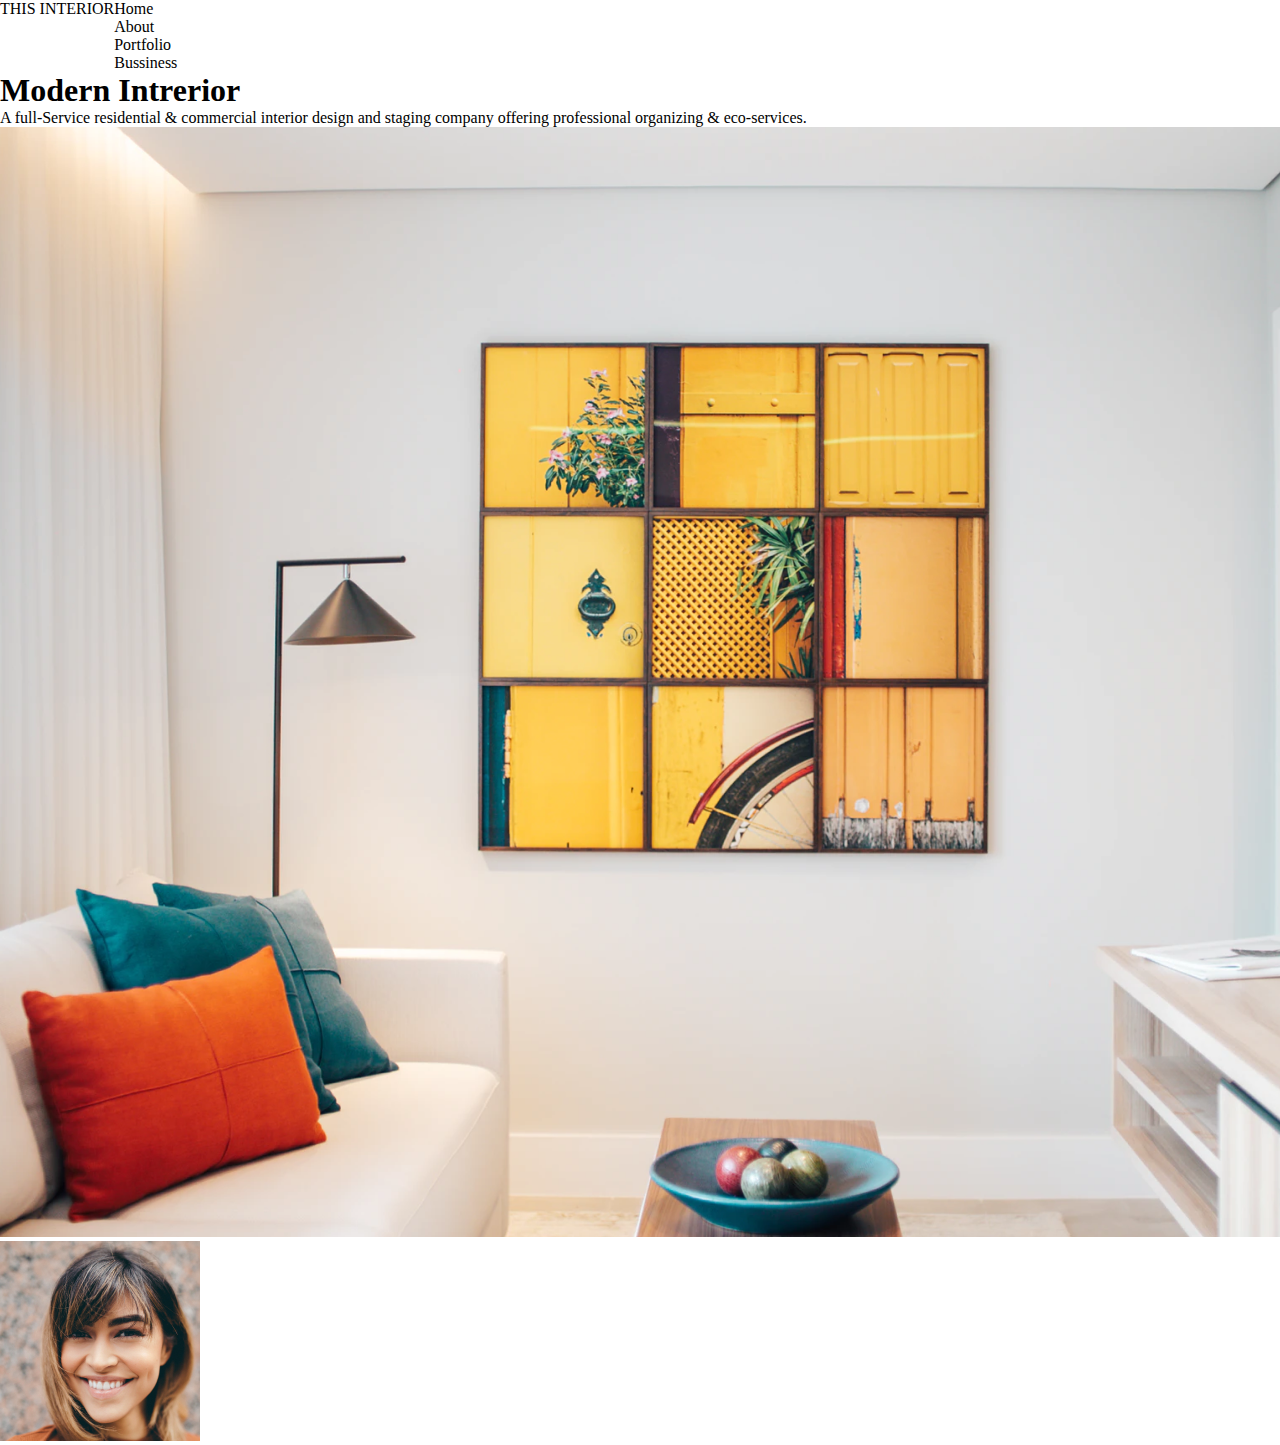
<file: interior-consultant-master/index.html>
<!DOCTYPE html>
<html lang="en">
<head>
  <meta charset="UTF-8">
  <meta http-equiv="X-UA-Compatible" content="IE=edge">
  <meta name="viewport" content="width=device-width, initial-scale=1.0">
  <title>Interior Consultant</title>
  <link rel="stylesheet" href="css/index.css">
  <script src="./js/index.js"></script>
</head>
<body>
  <main>
    <nav class="navbar">
      <div class="leftSideNav">
        <li>THIS INTERIOR</li>
      </div>
      <div class="rightSideNav">
        <li>Home</li>
        <li>About</li>
        <li>Portfolio</li>
        <li>Bussiness</li>
      </div>
    </nav>
    <section class="center">
      <div class="centerText">
        <h1 class="centerTitle">Modern Intrerior</h1>
        <p class="centerPara">A full-Service residential & commercial interior design and staging company offering professional organizing & eco-services.</p>

      </div>
      <div class="centerImg">
        <div class="interiorImg">
          <img src="./images/photo1.png" alt="home interior">
        </div>
        <div class="overlapingBox">
          <span class="profilePic"><img src="./images/photo2.png" alt="profile"></span>
          
        </div>
      </div>
    </section>
  </main>
</body>
</html>
</file>
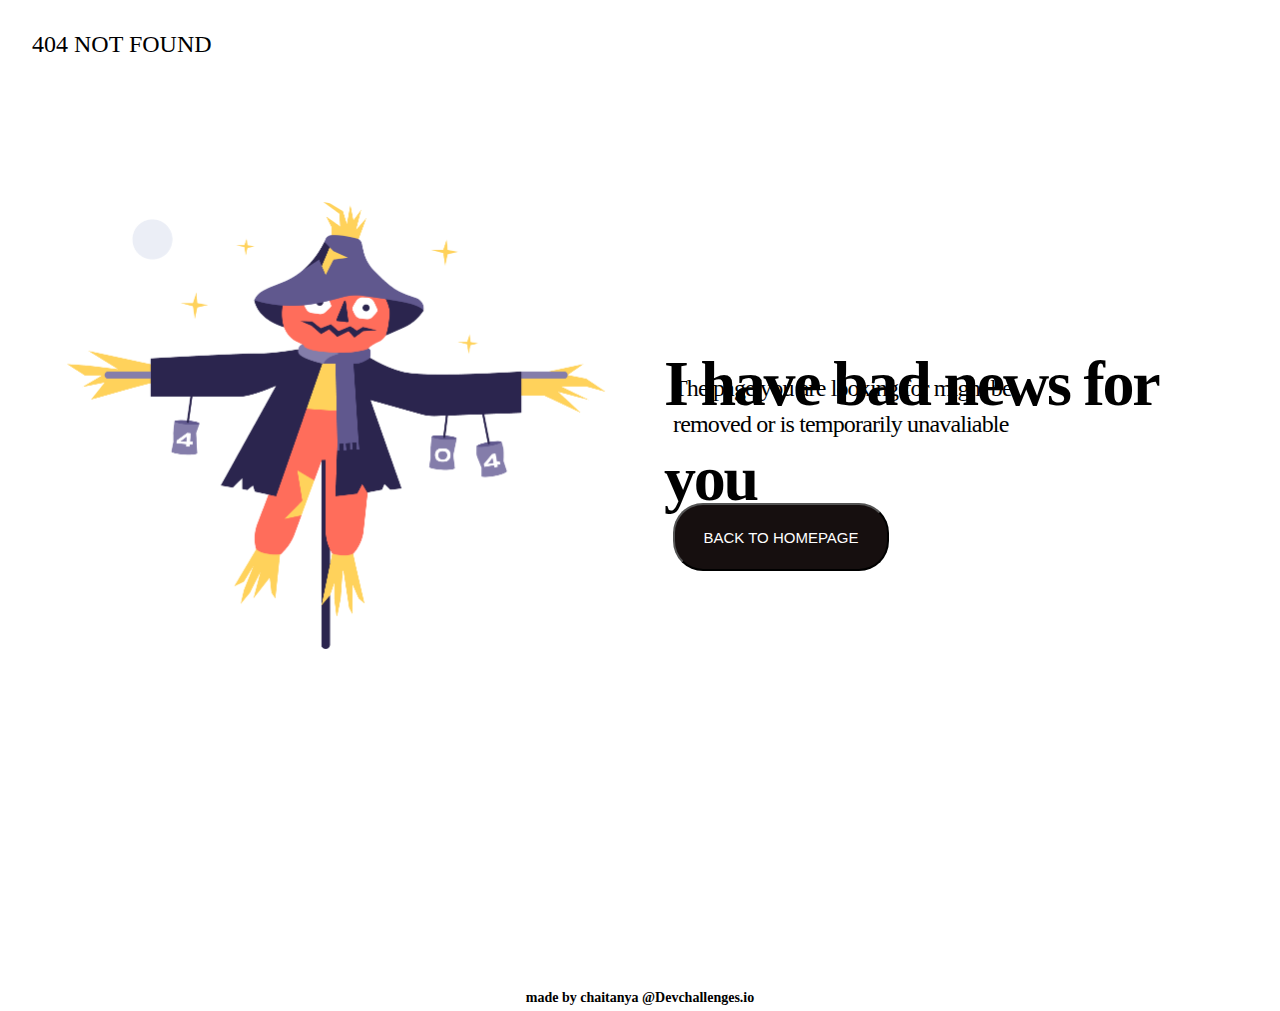
<file: 404-not-found-master/404-not-found-master/index.html>
<!DOCTYPE html>
<html lang="en">

<head>
  <meta charset="utf-8" />
  <meta name="viewport" content="width=device-width, initial-scale=1,
  maximum-scale=5" />

  <link rel="icon" href="devchallenges.png" />

  <link rel="shortcut icon" type="image/x-icon" href="https://devchallenges.io/" />

  <link href="https://fonts.googleapis.com/css2?family=Poppins:wght@400;500&display=swap" rel="stylesheet" />

  <link rel="stylesheet" href="style.css">
  <title>Devchallenges solution by chaitanya</title>

</head>

<body>
  <section class="wrapper">
    <div class="error_name">
      <p>404 NOT FOUND</p>
    </div>
    <div class="main_section">
      <div class="error_img">
        <img src="Scarecrow.png" alt="Scarecrow image">
      </div>
      <div class="error_data">
        <h1>I have bad news for you</h1>
        <p>The page you are looking for might be removed or is temporarily unavaliable</p>
        <button>BACK TO HOMEPAGE</button>
      </div>
    </div>
  </section>
  <footer>
    <p>made by chaitanya @Devchallenges.io</p>
  </footer>
</body>

</html>
</file>
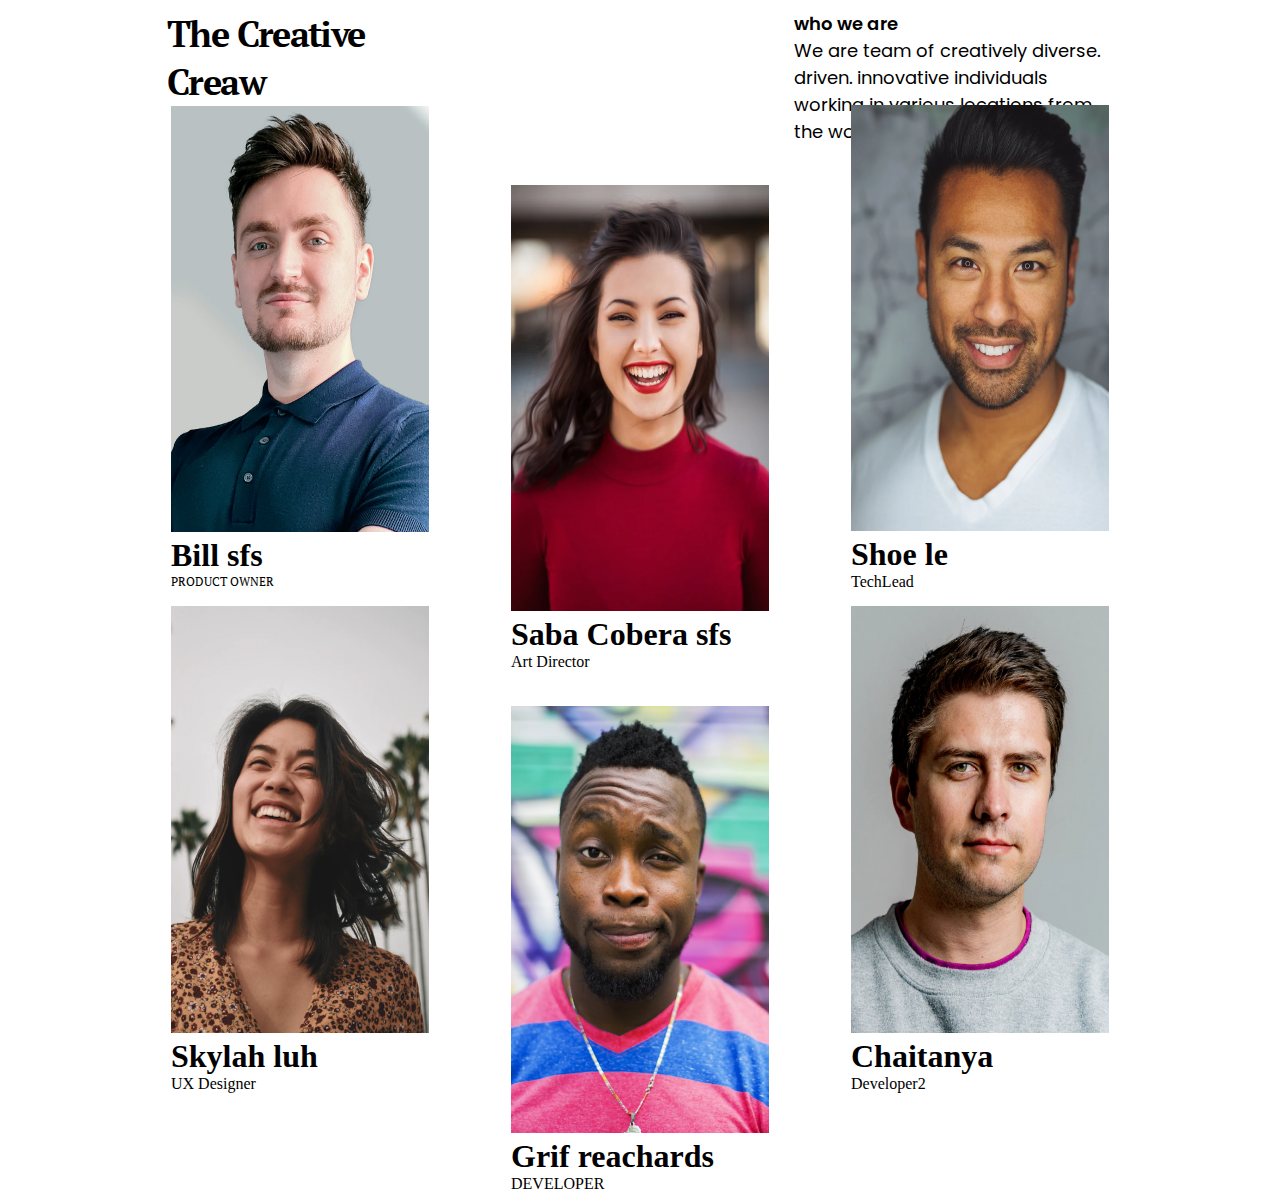
<file: my-team-page-master/my-team-page-master/index.html>
<html lang="en">

<head>
  <meta charset="UTF-8">
  <meta name="viewport" content="width=device-width, initial-scale=1.0">

  <link rel="icon" href="devchallenges.png" />

  <link rel="shortcut icon" type="image/x-icon" href="https://devchallenges.io/" />

  <link href="https://fonts.googleapis.com/css2?family=Poppins:wght@400;500&display=swap" rel="stylesheet" />

  <link rel="stylesheet" href="style.css">
  <title>The Creative Crew</title>
</head>

<body>
  <section>
    <header>
      <div class="main_title">
        <h1>The Creative Creaw</h1>
      </div>
      <div class="main_right">
        <h1> who we are</h1>
        <p>We are team of creatively diverse. driven. innovative individuals working in various locations from the
          world.</p>
      </div>
    </header>
    <main>
      <div class="main_intro main_intro1">
        <img src="./photo1.png" alt="product owner">
        <h1>Bill sfs</h1>
        <p>product owner</p>
      </div>
      <div class="main_intro main_intro2">
        <img src="./photo2.png" alt="art  director">
        <h1>Saba Cobera sfs</h1>
        <p>Art Director</p>
      </div>
      <div class="main_intro main_intro3">
        <img src="./photo3.png" alt="Tech lead">
        <h1>Shoe le</h1>
        <p>TechLead</p>
      </div>
      <div class="main_intro main_intro4">
        <img src="./photo4.png" alt="ux designer">
        <h1>Skylah luh</h1>
        <p>UX Designer</p>
      </div>
      <div class="main_intro  main_intro5">
        <img src="./photo5.png" alt="developer">
        <h1>Grif reachards</h1>
        <p>DEVELOPER</p>
      </div>
      <div class="main_intro main_intro6">
        <img src="./photo6.png" alt="developer2">
        <h1>Chaitanya</h1>
        <p>Developer2</p>
      </div>

    </main>
  </section>

</body>

</html>
</file>
<file: interior-consultant-master/css/index.css>
* {
  margin: 0;  
  padding: 0;
}

.navbar {
    display: flex;
    list-style: none;
}
</file>
<file: 404-not-found-master/404-not-found-master/style.css>
*{
    margin: 0;
    padding: 0;
}
body{
    
    box-sizing: border-box;
}

.wrapper {
    width: 1250px;
}

.error_name {
    font-size: 24px;
    line-height: 25.18px;
    margin: 2rem;
}

/* 
>>>>>>>> main srction>>>>>>>>>
*/
.main_section{
    display: flex;
    justify-content: space-between;
    position: relative;
    top: -108px;
}

.error_img img{
    height: 447.4263916015625px;
width: 539.2236938476562px;
left: 77px;
top: 265px;
border-radius: 0px;

    position: absolute;
left: 5.35%;
right: 57.21%;
top: 24.54%;
bottom: 34.03%;
}

.error_data {
    display: flex;
    flex-direction: column;
    justify-content: center;
    height: 100vh;
}

.error_data h1{
height: 190px;
width: 586px;
font-size: 64px;
line-height: 95px;
letter-spacing: -0.035em;
}

.error_data p {
    position: absolute;
    width: 381px;
    height: 108px;
    left: 673px;
    top: 389px;
    font-style: normal;
    font-weight: normal;
    font-size: 24px;
    line-height: 36px;
    letter-spacing: -0.035em;
}

.error_data button {
    position: absolute;
    width: 216px;
    height: 68px;
    left: 673px;
    top: 522px;
    background: #160f0f;
    color: white;
    border-radius: 2em;
    font-size: 15px;
    line-height: 15px;
    outline: none;
}
footer {
    font-family: Montserrat;
font-size: 14px;
font-style: normal;
font-weight: 600;
line-height: 17px;
letter-spacing: 0em;
text-align: left;
display: flex;
align-items: center;
justify-content: center;
margin-bottom: 5px;
}

@media (max-width: 539.2236938476562px){
    footer {
        height: 452px;
        width: 402px;
        left: 115px;
        top: 890px;
        border-radius: nullpx;
        font-family: Montserrat;
        font-size: 14px;
        font-style: normal;
        font-weight: 600;
        line-height: 17px;
        letter-spacing: 0em;
        text-align: left;

    }
    
    .wrapper {
       display: flex;
       flex-direction: column;
       width: 529px;
   }
   .main_section{
       display: flex;
       flex-direction: column;
   }
   
    .error_img img{ 
        height: 329.000015px;
        width: 362.829834px;
        left: 44px;
        top: 109px;
        position: absolute;
        left: 13.73%;
        top: 25.49%;
    }

.error_data h1{
    margin: 0 auto;
    margin-top: 554px;
    height: 142px;
    width: 350px;
    border-radius: nullpx;
    font-size: 48px;
    line-height: 71px;
    }

.error_data p{
    height: 81px;
    width: 328px;
    left: 88px;
    top: 614px;
    }


.error_data button {
    left: 90px;
    top: 735px;
    }

    
}
</file>
<file: my-team-page-master/my-team-page-master/style.css>
@import url('https://fonts.googleapis.com/css2?family=PT+Serif&display=swap');

* {
    margin: 0;
    padding: 0;
    box-sizing: border-box;
}



section {
    display: flex;
    flex-direction: column;
    align-items: center;
    margin: 0 auto;
    max-width: 1050px;
    height: 100vh;
    background-color:#fff;
    padding: 10px 15px;
}

header {
    display: flex;
    justify-content: space-between;
    height: 200px;
}

.main_title {
    width: 30%;
}
.main_title h1 {
    font-family: 'PT Serif', serif;
font-size: 36px;
font-style: normal;
font-weight: 700;
line-height: 48px;
letter-spacing: -0.045em;
margin-left: 37px;
}

/* 
===========
right side of header
===========
*/
.main_right {
    width: 30%;
    margin-right: 50px;
}

.main_right p {
    font-family: Poppins;
    font-size: 18px;
    font-style: normal;
    font-weight: 400;
    line-height: 27px;
    letter-spacing: 0em; 
}
.main_right h1{
    font-family: Poppins;
font-size: 18px;
font-style: normal;
font-weight: 600;
line-height: 27px;
letter-spacing: 0em;

}

/* 
===========
 MAIN SECTION
===========
*/
main {
    display: flex;
    flex-wrap: wrap;
    justify-content: space-around;
    align-items: center;
}

main .main_intro {
    display: flex;
    flex-direction: column;
    margin: 5px 15px;
}

main .main_intro img {
    height: 426.49566650390625px;
    width: 258px;
    left: 478px;
    top: 244.5042724609375px;
    border-radius: 0px;
    margin: 5px 0;
    transform: matrix(-1, 0, 0, 1, 0, 0);
}
/* 
============
Complex stuff
===========
*/
.main_intro1 p {
    font-family: PT Serif;
    font-size: 12px;
    z-index: inherit;
    line-height: 16px;
    top: 272px;
    right: 822px;
    text-transform: uppercase;
    height: fit-content;
    color: #000000;
}

.main_intro1 {
    position: relative;
    bottom: 50px;
}
.main_intro4 {
    position: relative;
    bottom: 50px;
}
.main_intro3 {
    position: relative;
    bottom: 50px;
}
.main_intro6 {
    position: relative;
    bottom: 50px;
}
.main_intro2 {
    position: relative;
    top: 30px;
}

.main_intro5 {
    position: relative;
    top: 50px;
}

@media (max-width: 578px) {
    header {
        display: flex;
        flex-direction: column;
        margin: 5px 0;
    }
    .main_title h1 {
        font-family: PT Serif;
font-size: 36px;
font-style: normal;
font-weight: 700;
line-height: 48px;
letter-spacing: -0.045em;
height: 47px;
width: 278px;
margin-right: 60px;
    }
    .main_right h1 {
        position: absolute;
width: 117px;
height: 27px;
left: 12px;
top: 156px;

font-family: Poppins;
font-style: normal;
font-weight: 600;
font-size: 18px;
line-height: 27px;
/* identical to box height */

text-transform: uppercase;

color: #000000;

    }
    .main_right p {
        position: absolute;
width: 333px;
height: 87px;
left: 12px;
top: 193px;
font-family: Poppins;
font-style: normal;
font-weight: normal;
font-size: 14px;
line-height: 21px;

color: #000000;

    }
    main {
        margin-top: 200px;
    }
    .main_intro{
        display: flex;
        flex-direction: column;
        position: unset;
        margin-top: 100px;
    }
    .main_intro1{
        position: unset;
    }
}
</file>
